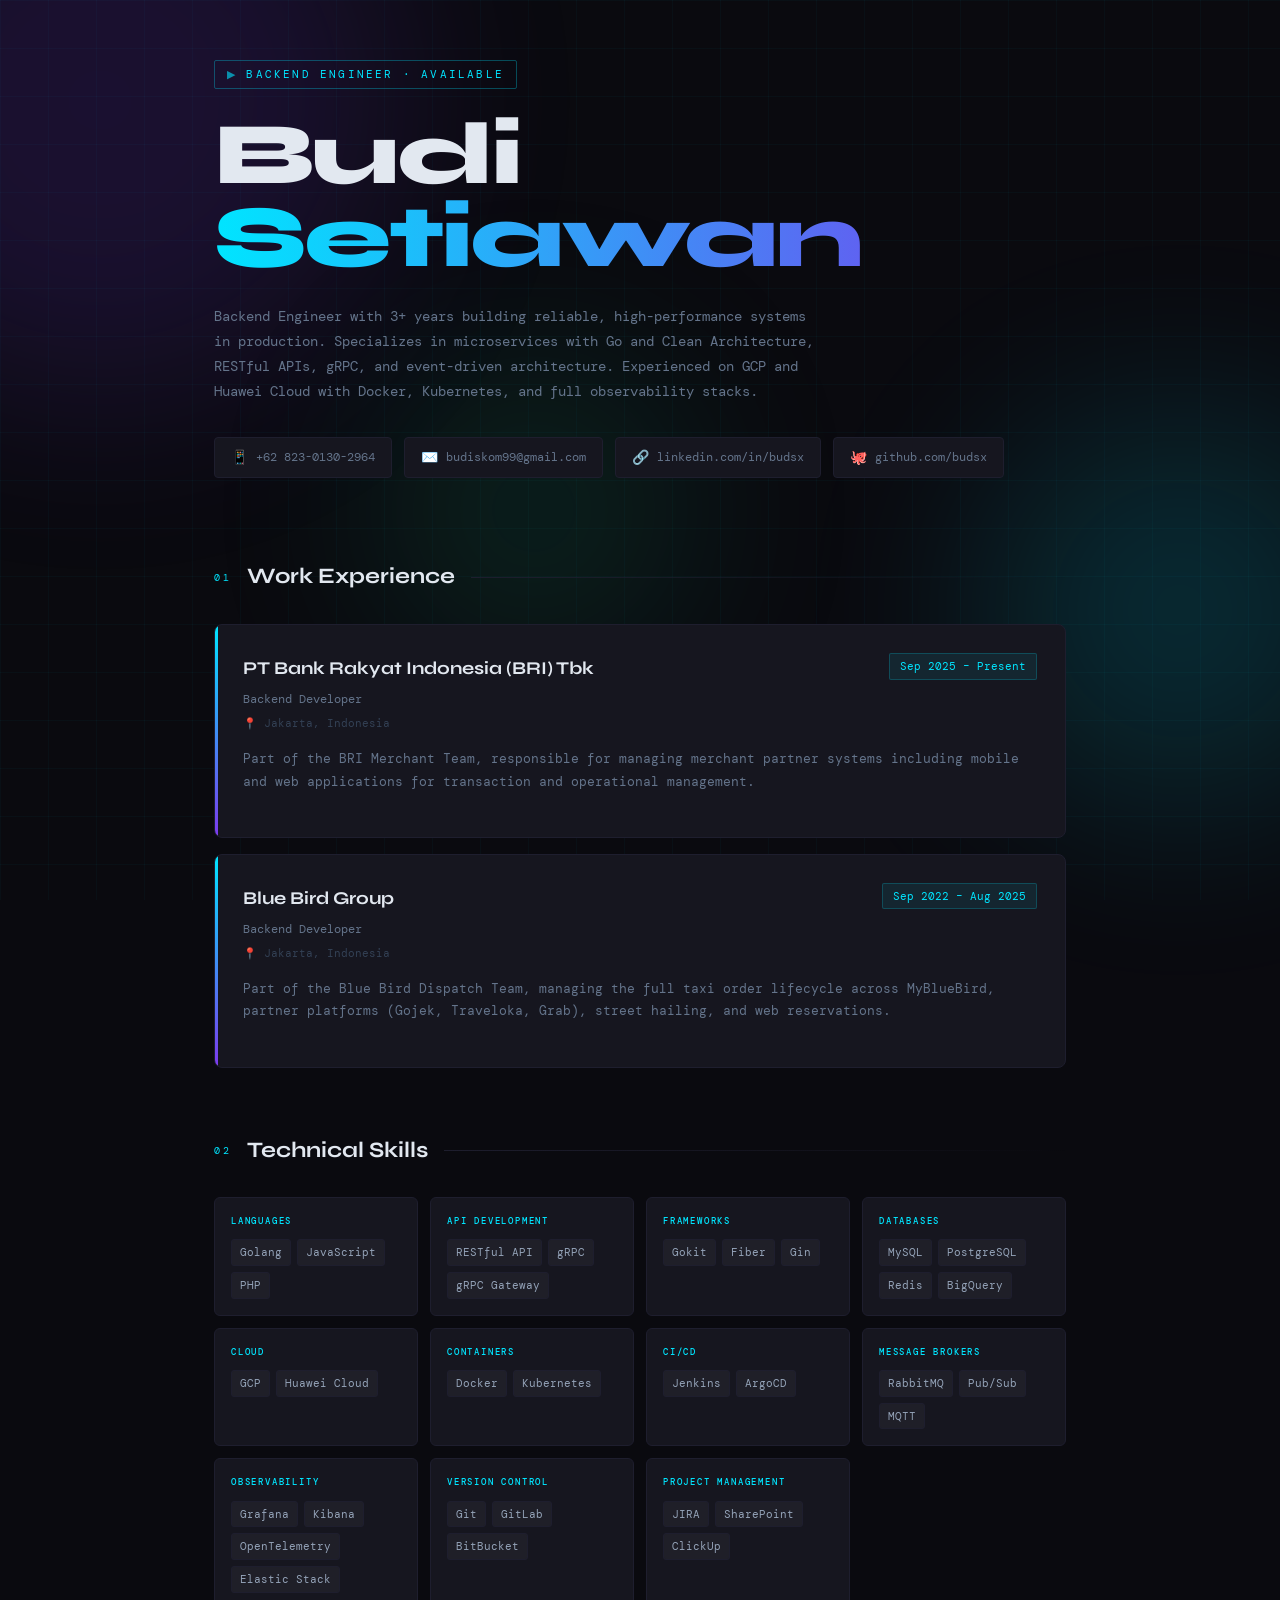
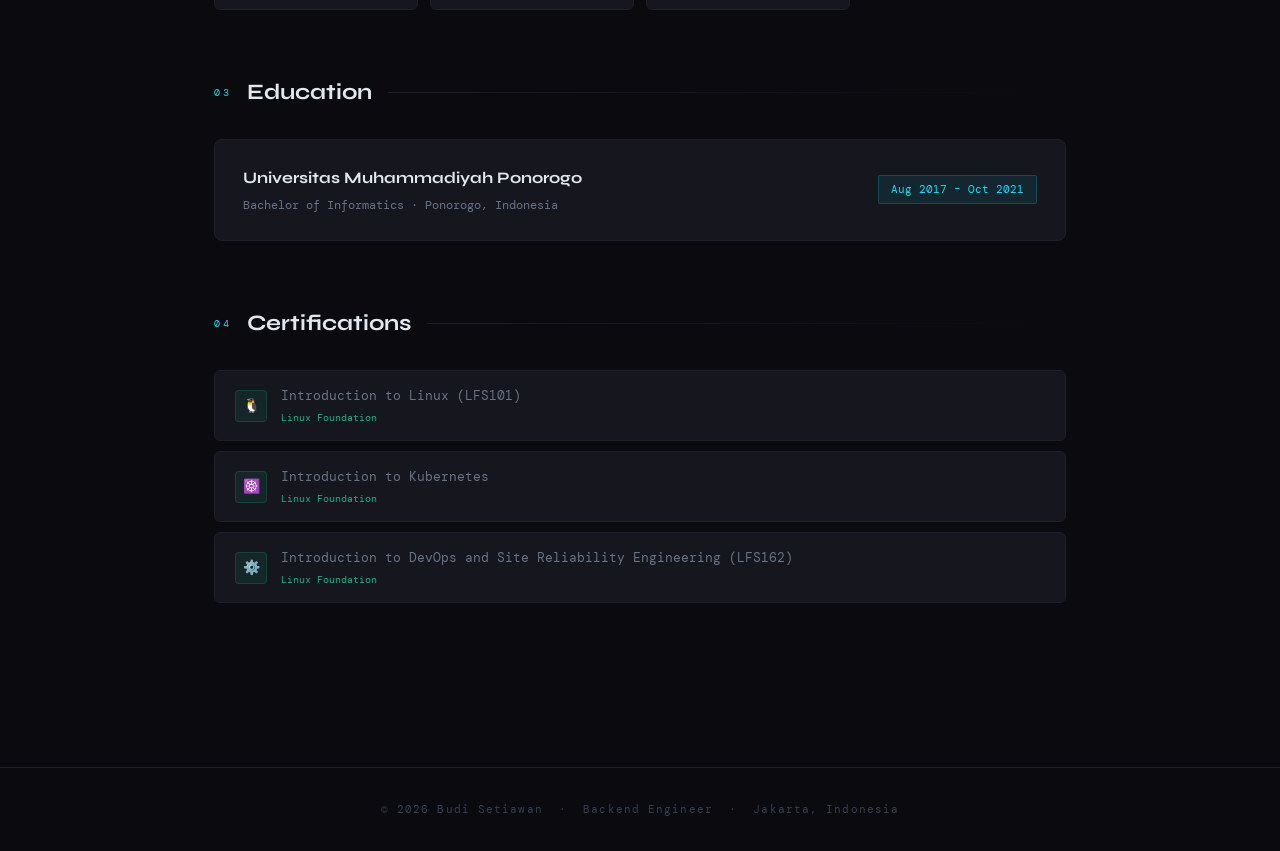
<file: index.html>
<!DOCTYPE html>
<html lang="en">
<head>
<meta charset="UTF-8">
<meta name="viewport" content="width=device-width, initial-scale=1.0">
<title>Budi Setiawan — Backend Engineer</title>
<link href="https://fonts.googleapis.com/css2?family=DM+Mono:wght@300;400;500&family=Syne:wght@400;600;700;800&display=swap" rel="stylesheet">
<style>
  *, *::before, *::after { box-sizing: border-box; margin: 0; padding: 0; }

  :root {
    --bg: #0a0a0f;
    --surface: #111118;
    --card: #16161f;
    --border: #1e1e2e;
    --accent: #00e5ff;
    --accent2: #7c3aed;
    --accent3: #10b981;
    --text: #e2e8f0;
    --muted: #64748b;
    --dim: #334155;
    --mono: 'DM Mono', monospace;
    --sans: 'Syne', sans-serif;
  }

  html { scroll-behavior: smooth; }

  body {
    background: var(--bg);
    color: var(--text);
    font-family: var(--mono);
    font-size: 14px;
    line-height: 1.7;
    min-height: 100vh;
    overflow-x: hidden;
  }

  /* Animated grid background */
  body::before {
    content: '';
    position: fixed;
    inset: 0;
    background-image:
      linear-gradient(rgba(0,229,255,0.03) 1px, transparent 1px),
      linear-gradient(90deg, rgba(0,229,255,0.03) 1px, transparent 1px);
    background-size: 48px 48px;
    pointer-events: none;
    z-index: 0;
  }

  /* Glow orbs */
  .orb {
    position: fixed;
    border-radius: 50%;
    filter: blur(100px);
    pointer-events: none;
    z-index: 0;
    opacity: 0.15;
  }
  .orb-1 { width: 600px; height: 600px; background: var(--accent2); top: -200px; left: -200px; animation: drift1 20s ease-in-out infinite; }
  .orb-2 { width: 400px; height: 400px; background: var(--accent); bottom: 10%; right: -100px; animation: drift2 25s ease-in-out infinite; }
  .orb-3 { width: 300px; height: 300px; background: var(--accent3); top: 40%; left: 30%; animation: drift3 18s ease-in-out infinite; }

  @keyframes drift1 { 0%,100%{transform:translate(0,0)} 50%{transform:translate(60px,40px)} }
  @keyframes drift2 { 0%,100%{transform:translate(0,0)} 50%{transform:translate(-40px,-60px)} }
  @keyframes drift3 { 0%,100%{transform:translate(0,0)} 50%{transform:translate(30px,-30px)} }

  main {
    position: relative;
    z-index: 1;
    max-width: 900px;
    margin: 0 auto;
    padding: 60px 24px 100px;
  }

  /* ── HERO ── */
  .hero {
    margin-bottom: 80px;
    animation: fadeUp 0.8s ease both;
  }

  .hero-tag {
    display: inline-block;
    font-family: var(--mono);
    font-size: 11px;
    color: var(--accent);
    letter-spacing: 0.2em;
    text-transform: uppercase;
    border: 1px solid rgba(0,229,255,0.3);
    padding: 4px 12px;
    border-radius: 2px;
    margin-bottom: 24px;
    position: relative;
  }
  .hero-tag::before {
    content: '▶ ';
    opacity: 0.6;
  }

  .hero h1 {
    font-family: var(--sans);
    font-size: clamp(48px, 8vw, 88px);
    font-weight: 800;
    line-height: 0.95;
    letter-spacing: -0.03em;
    margin-bottom: 24px;
  }

  .hero h1 .line1 { display: block; color: var(--text); }
  .hero h1 .line2 {
    display: block;
    background: linear-gradient(90deg, var(--accent), var(--accent2));
    -webkit-background-clip: text;
    -webkit-text-fill-color: transparent;
    background-clip: text;
  }

  .hero-summary {
    max-width: 600px;
    color: var(--muted);
    font-size: 14px;
    line-height: 1.8;
    margin-bottom: 32px;
  }

  .hero-links {
    display: flex;
    flex-wrap: wrap;
    gap: 12px;
  }

  .contact-pill {
    display: flex;
    align-items: center;
    gap: 8px;
    padding: 8px 16px;
    background: var(--card);
    border: 1px solid var(--border);
    border-radius: 4px;
    color: var(--muted);
    text-decoration: none;
    font-size: 12px;
    transition: all 0.2s;
  }
  .contact-pill:hover {
    border-color: var(--accent);
    color: var(--accent);
  }
  .contact-pill .icon { font-size: 14px; }

  /* ── SECTION ── */
  section {
    margin-bottom: 64px;
    animation: fadeUp 0.8s ease both;
  }
  section:nth-child(2) { animation-delay: 0.1s; }
  section:nth-child(3) { animation-delay: 0.2s; }
  section:nth-child(4) { animation-delay: 0.3s; }
  section:nth-child(5) { animation-delay: 0.4s; }

  .section-header {
    display: flex;
    align-items: center;
    gap: 16px;
    margin-bottom: 28px;
  }

  .section-label {
    font-family: var(--mono);
    font-size: 10px;
    color: var(--accent);
    letter-spacing: 0.25em;
    text-transform: uppercase;
  }

  .section-title {
    font-family: var(--sans);
    font-size: 22px;
    font-weight: 700;
    color: var(--text);
  }

  .section-line {
    flex: 1;
    height: 1px;
    background: linear-gradient(90deg, var(--border), transparent);
  }

  /* ── JOB CARD ── */
  .job {
    background: var(--card);
    border: 1px solid var(--border);
    border-radius: 8px;
    padding: 28px;
    margin-bottom: 16px;
    position: relative;
    overflow: hidden;
    transition: border-color 0.3s, transform 0.3s;
  }
  .job:hover {
    border-color: rgba(0,229,255,0.25);
    transform: translateY(-2px);
  }
  .job::before {
    content: '';
    position: absolute;
    top: 0; left: 0;
    width: 3px; height: 100%;
    background: linear-gradient(180deg, var(--accent), var(--accent2));
    border-radius: 8px 0 0 8px;
  }

  .job-header {
    display: flex;
    justify-content: space-between;
    align-items: flex-start;
    flex-wrap: wrap;
    gap: 8px;
    margin-bottom: 6px;
  }

  .job-company {
    font-family: var(--sans);
    font-size: 18px;
    font-weight: 700;
    color: var(--text);
  }

  .job-date {
    font-size: 11px;
    color: var(--accent);
    background: rgba(0,229,255,0.08);
    border: 1px solid rgba(0,229,255,0.2);
    padding: 3px 10px;
    border-radius: 2px;
    white-space: nowrap;
  }

  .job-role {
    font-size: 12px;
    color: var(--muted);
    margin-bottom: 4px;
  }

  .job-location {
    font-size: 11px;
    color: var(--dim);
    margin-bottom: 16px;
  }

  .job-desc {
    font-size: 13px;
    color: var(--muted);
    margin-bottom: 16px;
    line-height: 1.7;
  }

  .achievements {
    list-style: none;
    display: flex;
    flex-direction: column;
    gap: 8px;
  }

  .achievements li {
    font-size: 12.5px;
    color: #94a3b8;
    padding-left: 18px;
    position: relative;
    line-height: 1.6;
  }
  .achievements li::before {
    content: '→';
    position: absolute;
    left: 0;
    color: var(--accent3);
    font-size: 11px;
  }

  /* Key Projects */
  .projects-grid {
    display: grid;
    grid-template-columns: repeat(auto-fill, minmax(240px, 1fr));
    gap: 10px;
    margin-top: 20px;
  }

  .project-chip {
    background: rgba(124,58,237,0.08);
    border: 1px solid rgba(124,58,237,0.2);
    border-radius: 4px;
    padding: 10px 14px;
    font-size: 11.5px;
    color: #a78bfa;
  }
  .project-chip strong {
    display: block;
    color: #c4b5fd;
    font-weight: 500;
    margin-bottom: 2px;
    font-size: 12px;
  }

  /* ── SKILLS ── */
  .skills-grid {
    display: grid;
    grid-template-columns: repeat(auto-fill, minmax(200px, 1fr));
    gap: 12px;
  }

  .skill-group {
    background: var(--card);
    border: 1px solid var(--border);
    border-radius: 6px;
    padding: 16px;
    transition: border-color 0.2s;
  }
  .skill-group:hover { border-color: rgba(0,229,255,0.2); }

  .skill-category {
    font-size: 9px;
    letter-spacing: 0.2em;
    text-transform: uppercase;
    color: var(--accent);
    margin-bottom: 10px;
    font-weight: 500;
  }

  .skill-tags {
    display: flex;
    flex-wrap: wrap;
    gap: 6px;
  }

  .skill-tag {
    font-size: 11px;
    color: #94a3b8;
    background: rgba(255,255,255,0.04);
    padding: 3px 8px;
    border-radius: 3px;
    border: 1px solid var(--border);
  }

  /* ── EDUCATION ── */
  .edu-card {
    background: var(--card);
    border: 1px solid var(--border);
    border-radius: 8px;
    padding: 24px 28px;
    display: flex;
    justify-content: space-between;
    align-items: center;
    flex-wrap: wrap;
    gap: 12px;
    transition: border-color 0.2s;
  }
  .edu-card:hover { border-color: rgba(0,229,255,0.2); }

  .edu-school {
    font-family: var(--sans);
    font-size: 16px;
    font-weight: 700;
    color: var(--text);
    margin-bottom: 4px;
  }
  .edu-degree { font-size: 12px; color: var(--muted); }
  .edu-date {
    font-size: 11px;
    color: var(--accent);
    background: rgba(0,229,255,0.08);
    border: 1px solid rgba(0,229,255,0.2);
    padding: 4px 12px;
    border-radius: 2px;
    white-space: nowrap;
  }

  /* ── CERTS ── */
  .certs-list {
    display: flex;
    flex-direction: column;
    gap: 10px;
  }

  .cert-item {
    background: var(--card);
    border: 1px solid var(--border);
    border-radius: 6px;
    padding: 14px 20px;
    display: flex;
    align-items: center;
    gap: 14px;
    font-size: 13px;
    color: var(--muted);
    transition: border-color 0.2s, color 0.2s;
  }
  .cert-item:hover { border-color: rgba(16,185,129,0.3); color: var(--text); }
  .cert-icon {
    width: 32px; height: 32px;
    background: rgba(16,185,129,0.1);
    border: 1px solid rgba(16,185,129,0.2);
    border-radius: 4px;
    display: flex; align-items: center; justify-content: center;
    font-size: 14px;
    flex-shrink: 0;
  }
  .cert-org {
    font-size: 10px;
    color: var(--accent3);
    margin-top: 2px;
  }

  /* Footer */
  footer {
    position: relative;
    z-index: 1;
    text-align: center;
    padding: 32px 24px;
    font-size: 11px;
    color: var(--dim);
    border-top: 1px solid var(--border);
    letter-spacing: 0.1em;
  }

  @keyframes fadeUp {
    from { opacity: 0; transform: translateY(24px); }
    to { opacity: 1; transform: translateY(0); }
  }

  @media (max-width: 600px) {
    .job-header { flex-direction: column; }
    .projects-grid { grid-template-columns: 1fr; }
    .skills-grid { grid-template-columns: 1fr 1fr; }
  }
</style>
</head>
<body>

<div class="orb orb-1"></div>
<div class="orb orb-2"></div>
<div class="orb orb-3"></div>

<main>

  <!-- HERO -->
  <div class="hero">
    <div class="hero-tag">Backend Engineer · Available</div>
    <h1>
      <span class="line1">Budi</span>
      <span class="line2">Setiawan</span>
    </h1>
    <p class="hero-summary">
      Backend Engineer with 3+ years building reliable, high-performance systems in production. Specializes in microservices with Go and Clean Architecture, RESTful APIs, gRPC, and event-driven architecture. Experienced on GCP and Huawei Cloud with Docker, Kubernetes, and full observability stacks.
    </p>
    <div class="hero-links">
      <a class="contact-pill" href="tel:+6282301302964"><span class="icon">📱</span>+62 823-0130-2964</a>
      <a class="contact-pill" href="mailto:budiskom99@gmail.com"><span class="icon">✉️</span>budiskom99@gmail.com</a>
      <a class="contact-pill" href="https://linkedin.com/in/budsx" target="_blank"><span class="icon">🔗</span>linkedin.com/in/budsx</a>
      <a class="contact-pill" href="https://github.com/budsx" target="_blank"><span class="icon">🐙</span>github.com/budsx</a>
    </div>
  </div>

  <!-- EXPERIENCE -->
  <section>
    <div class="section-header">
      <span class="section-label">01</span>
      <span class="section-title">Work Experience</span>
      <div class="section-line"></div>
    </div>

    <!-- BRI -->
    <div class="job">
      <div class="job-header">
        <div class="job-company">PT Bank Rakyat Indonesia (BRI) Tbk</div>
        <span class="job-date">Sep 2025 – Present</span>
      </div>
      <div class="job-role">Backend Developer</div>
      <div class="job-location">📍 Jakarta, Indonesia</div>
      <p class="job-desc">Part of the BRI Merchant Team, responsible for managing merchant partner systems including mobile and web applications for transaction and operational management.</p>
    </div>

    <!-- Blue Bird -->
    <div class="job">
      <div class="job-header">
        <div class="job-company">Blue Bird Group</div>
        <span class="job-date">Sep 2022 – Aug 2025</span>
      </div>
      <div class="job-role">Backend Developer</div>
      <div class="job-location">📍 Jakarta, Indonesia</div>
      <p class="job-desc">Part of the Blue Bird Dispatch Team, managing the full taxi order lifecycle across MyBlueBird, partner platforms (Gojek, Traveloka, Grab), street hailing, and web reservations.</p>

    </div>
  </section>

  <!-- SKILLS -->
  <section>
    <div class="section-header">
      <span class="section-label">02</span>
      <span class="section-title">Technical Skills</span>
      <div class="section-line"></div>
    </div>
    <div class="skills-grid">
      <div class="skill-group">
        <div class="skill-category">Languages</div>
        <div class="skill-tags">
          <span class="skill-tag">Golang</span>
          <span class="skill-tag">JavaScript</span>
          <span class="skill-tag">PHP</span>
        </div>
      </div>
      <div class="skill-group">
        <div class="skill-category">API Development</div>
        <div class="skill-tags">
          <span class="skill-tag">RESTful API</span>
          <span class="skill-tag">gRPC</span>
          <span class="skill-tag">gRPC Gateway</span>
        </div>
      </div>
      <div class="skill-group">
        <div class="skill-category">Frameworks</div>
        <div class="skill-tags">
          <span class="skill-tag">Gokit</span>
          <span class="skill-tag">Fiber</span>
          <span class="skill-tag">Gin</span>
        </div>
      </div>
      <div class="skill-group">
        <div class="skill-category">Databases</div>
        <div class="skill-tags">
          <span class="skill-tag">MySQL</span>
          <span class="skill-tag">PostgreSQL</span>
          <span class="skill-tag">Redis</span>
          <span class="skill-tag">BigQuery</span>
        </div>
      </div>
      <div class="skill-group">
        <div class="skill-category">Cloud</div>
        <div class="skill-tags">
          <span class="skill-tag">GCP</span>
          <span class="skill-tag">Huawei Cloud</span>
        </div>
      </div>
      <div class="skill-group">
        <div class="skill-category">Containers</div>
        <div class="skill-tags">
          <span class="skill-tag">Docker</span>
          <span class="skill-tag">Kubernetes</span>
        </div>
      </div>
      <div class="skill-group">
        <div class="skill-category">CI/CD</div>
        <div class="skill-tags">
          <span class="skill-tag">Jenkins</span>
          <span class="skill-tag">ArgoCD</span>
        </div>
      </div>
      <div class="skill-group">
        <div class="skill-category">Message Brokers</div>
        <div class="skill-tags">
          <span class="skill-tag">RabbitMQ</span>
          <span class="skill-tag">Pub/Sub</span>
          <span class="skill-tag">MQTT</span>
        </div>
      </div>
      <div class="skill-group">
        <div class="skill-category">Observability</div>
        <div class="skill-tags">
          <span class="skill-tag">Grafana</span>
          <span class="skill-tag">Kibana</span>
          <span class="skill-tag">OpenTelemetry</span>
          <span class="skill-tag">Elastic Stack</span>
        </div>
      </div>
      <div class="skill-group">
        <div class="skill-category">Version Control</div>
        <div class="skill-tags">
          <span class="skill-tag">Git</span>
          <span class="skill-tag">GitLab</span>
          <span class="skill-tag">BitBucket</span>
        </div>
      </div>
      <div class="skill-group">
        <div class="skill-category">Project Management</div>
        <div class="skill-tags">
          <span class="skill-tag">JIRA</span>
          <span class="skill-tag">SharePoint</span>
          <span class="skill-tag">ClickUp</span>
        </div>
      </div>
    </div>
  </section>

  <!-- EDUCATION -->
  <section>
    <div class="section-header">
      <span class="section-label">03</span>
      <span class="section-title">Education</span>
      <div class="section-line"></div>
    </div>
    <div class="edu-card">
      <div>
        <div class="edu-school">Universitas Muhammadiyah Ponorogo</div>
        <div class="edu-degree">Bachelor of Informatics · Ponorogo, Indonesia</div>
      </div>
      <span class="edu-date">Aug 2017 – Oct 2021</span>
    </div>
  </section>

  <!-- CERTIFICATIONS -->
  <section>
    <div class="section-header">
      <span class="section-label">04</span>
      <span class="section-title">Certifications</span>
      <div class="section-line"></div>
    </div>
    <div class="certs-list">
      <div class="cert-item">
        <div class="cert-icon">🐧</div>
        <div>
          <div>Introduction to Linux (LFS101)</div>
          <div class="cert-org">Linux Foundation</div>
        </div>
      </div>
      <div class="cert-item">
        <div class="cert-icon">☸️</div>
        <div>
          <div>Introduction to Kubernetes</div>
          <div class="cert-org">Linux Foundation</div>
        </div>
      </div>
      <div class="cert-item">
        <div class="cert-icon">⚙️</div>
        <div>
          <div>Introduction to DevOps and Site Reliability Engineering (LFS162)</div>
          <div class="cert-org">Linux Foundation</div>
        </div>
      </div>
    </div>
  </section>

</main>

<footer>
  © 2026 Budi Setiawan &nbsp;·&nbsp; Backend Engineer &nbsp;·&nbsp; Jakarta, Indonesia
</footer>

</body>
</html>
</file>
